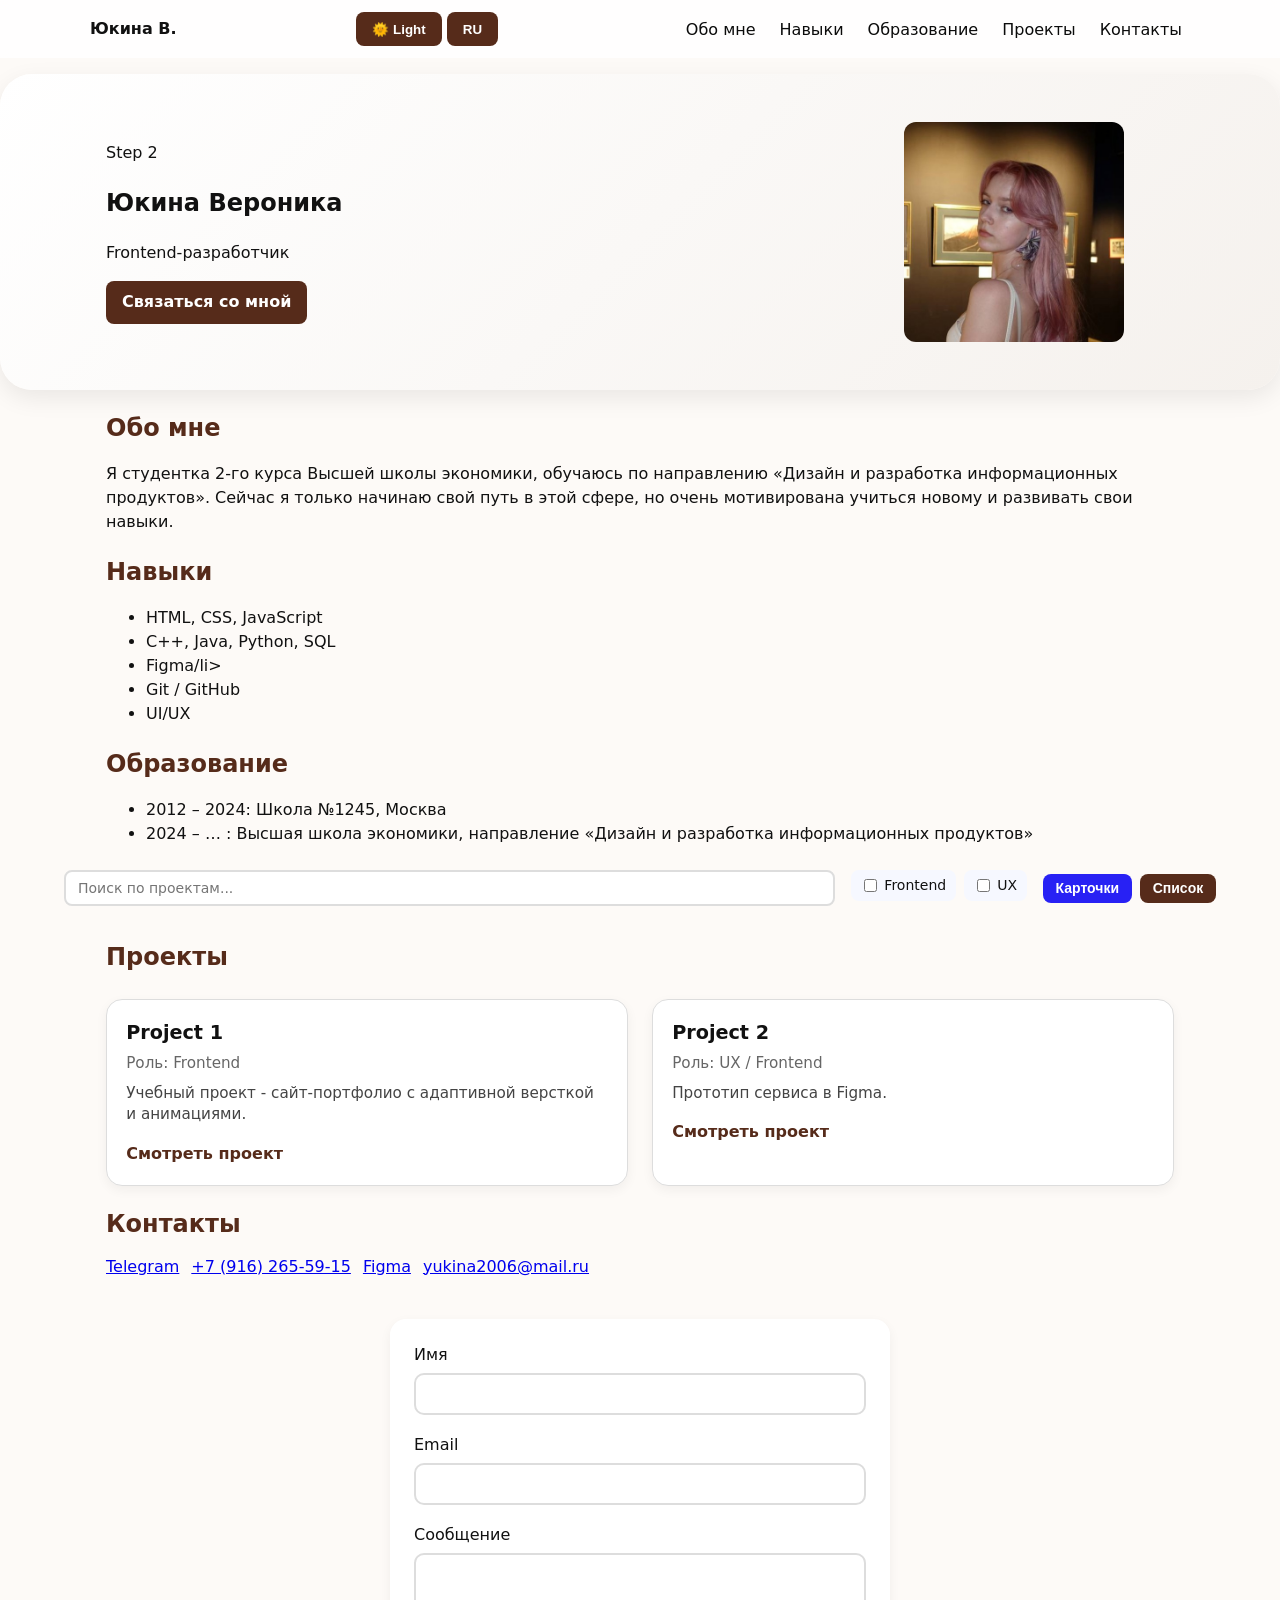
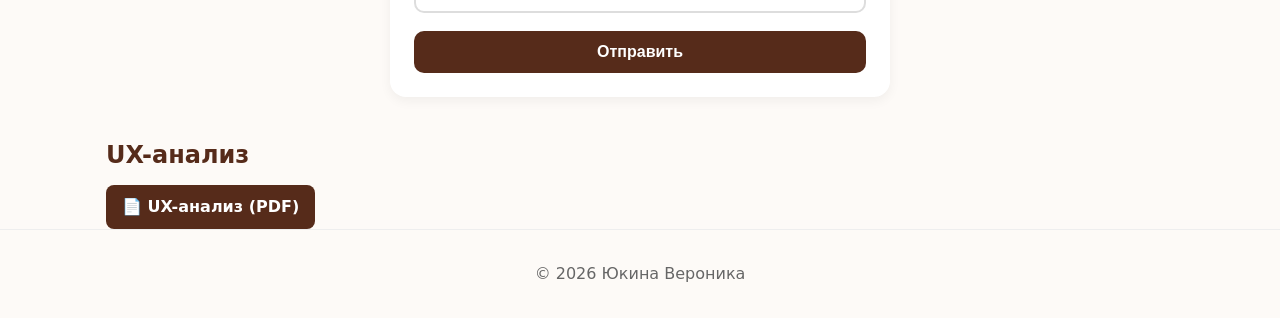
<file: index.html>
<!doctype html>
<html lang="ru">

<head>
    <meta charset="utf-8">
    <meta name="viewport" content="width=device-width,initial-scale=1">
    <title>Юкина Вероника — Frontend-разработчик</title>
    <meta name="description" content="Резюме Юкиной Вероники — проекты, навыки, образование и контакты.">
    <link rel="stylesheet" href="styles.css">
</head>

<body>

    <div class="sakura"></div>

    <header class="header fade-in-up">
        <div class="progress-bar" id="progress-bar"></div>
        <div class="container header__inner">
            <a class="header__logo" href="#hero">Юкина&nbsp;В.</a>
            <div class="personalization">
                <button id="theme-toggle" class="btn small" aria-pressed="false" role="switch">🌞 Тема</button>
                <button id="lang-toggle" class="btn small" aria-pressed="false" role="switch">RU</button>
            </div>

            <nav class="header__nav" aria-label="Главное меню">
                <ul class="header__list">
                    <li><a href="#about" class="header__link header__link--about">Обо мне</a></li>
                    <li><a href="#skills" class="header__link header__link--skills">Навыки</a></li>
                    <li><a href="#education" class="header__link header__link--education">Образование</a></li>
                    <li><a href="#projects" class="header__link header__link--projects">Проекты</a></li>
                    <li><a href="#contacts" class="header__link header__link--contacts">Контакты</a></li>
                </ul>
            </nav>
        </div>
    </header>

    <main>
        <section id="hero" class="hero fade-in-up">
            <div class="container hero__inner">
                <div class="hero__info">
                    <span class="header__step">Step 2</span>
                    <h1 class="hero__title" data-i18n="hero-name">Юкина Вероника</h1>
                    <p class="hero__subtitle" data-i18n="hero-role">Frontend-разработчик</p>
                    <a class="btn hero__cta" href="#contacts" data-i18n="hero-contact">Связаться со мной</a>
                </div>
                <div class="hero__photo">
                    <img src="img/IMG_5174.JPG" alt="Фото Юкиной Вероники" class="hero__img">
                </div>
            </div>
        </section>

        <section id="about" class="about fade-in-up">
            <div class="container">
                <h2 class="section__title" data-i18n="about-title">Обо мне</h2>
                <p data-i18n="about-text">
                    Я студентка 2-го курса Высшей школы экономики, обучаюсь по направлению «Дизайн и разработка
                    информационных продуктов».
                    Сейчас я только начинаю свой путь в этой сфере, но очень мотивирована учиться новому и развивать
                    свои навыки.
                    Главная цель — создавать интересные цифровые продукты и развиваться так, чтобы моя работа приносила
                    профессиональное удовлетворение и хороший доход.
                </p>
            </div>
        </section>

        <section id="skills" class="skills fade-in-up">
            <div class="container">
                <h2 class="section__title" data-i18n="skills-title">Навыки</h2>
                <ul class="skills__list" data-i18n-list="skills-list">
                    <li>HTML, CSS, JavaScript</li>
                    <li>C++, Java, Python, SQL</li>
                    <li>Figma/li>
                    <li>Git / GitHub</li>
                    <li>UI/UX</li>
                </ul>
            </div>
        </section>

        <section id="education" class="education fade-in-up">
            <div class="container">
                <h2 class="section__title" data-i18n="education-title">Образование</h2>
                <ul class="education__list">
                    <li data-i18n="school-item"><strong>2012 – 2024:</strong> Школа №1245, Москва</li>
                    <li data-i18n="university-item"><strong>2024 – … :</strong> Высшая школа экономики, направление
                        «Дизайн и разработка информационных продуктов»</li>
                </ul>
            </div>
        </section>

        <section id="projects" class="projects fade-in-up">
            <div class="projects-controls">
                <input type="text" id="project-search" placeholder="Поиск по проектам..."
                    data-i18n-placeholder="search-placeholder">

                <div class="filters">
                    <label><input type="checkbox" value="Frontend"> Frontend</label>
                    <label><input type="checkbox" value="UX"> UX</label>
                </div>

                <div class="view-toggle">
                    <button id="grid-view" class="btn active" data-i18n="view-grid">Карточки</button>
                    <button id="list-view" class="btn" data-i18n="view-list">Список</button>
                </div>
            </div>

            <div class="container">
                <h2 class="section__title" data-i18n="projects-title">Проекты</h2>
                <div class="projects__list">
                    <article class="project fade-in-up">
                        <h3 class="project__title">Project 1</h3>
                        <p class="project__role" data-i18n="project1-role">Роль: Frontend</p>
                        <p class="project__desc" data-i18n="project1-desc">Учебный проект - сайт-портфолио с адаптивной
                            версткой и анимациями.</p>
                        <a class="project__link"
                            href="https://gitlab.education.tbank.ru/hse-frontend-common-autumn-2025/Students/vviukina/Homeworks/seminar-2-homework/-/commit/38b6201a15e6b8ad97566291e2e0e17897dda195"
                            target="_blank" rel="noopener" data-i18n="view-project">Смотреть проект</a>
                    </article>

                    <article class="project fade-in-up">
                        <h3 class="project__title">Project 2</h3>
                        <p class="project__role" data-i18n="project2-role">Роль: UX / Frontend</p>
                        <p class="project__desc" data-i18n="project2-desc">Прототип сервиса в Figma.</p>
                        <a class="project__link"
                            href="https://gitlab.education.tbank.ru/hse-frontend-common-autumn-2025/Students/vviukina/Homeworks/seminar-1-homework/-/commit/b33072e405f5ae4c28f6869002a7733e3a712c03"
                            target="_blank" rel="noopener" data-i18n="view-project">Смотреть проект</a>
                    </article>
                </div>
                <div class="no-results" data-i18n="no-results" style="display: none;">Нет проектов, соответствующих
                    запросу.</div>
            </div>
        </section>

        <section id="contacts" class="contacts fade-in-up">
            <div class="container">
                <h2 class="section__title" data-i18n="contacts-title">Контакты</h2>
                <ul class="contacts__list">
                    <li><a href="https://t.me/lattec9okue" target="_blank" rel="noopener">Telegram</a></li>
                    <li><a href="tel:+79162655915">+7 (916) 265-59-15</a></li>
                    <li><a href="https://figma.com/@vviukina" target="_blank" rel="noopener">Figma</a></li>
                    <li><a href="mailto:yukina2006@mail.ru">yukina2006@mail.ru</a></li>
                </ul>

                <form id="feedback-form" action="https://formspree.io/f/meorrwrp" method="POST">
                    <div class="form-group">
                        <label for="name" data-i18n="form-name">Имя</label>
                        <input type="text" id="name" name="name" required>
                    </div>

                    <div class="form-group">
                        <label for="email" data-i18n="form-email">Email</label>
                        <input type="email" id="email" name="email" required>
                    </div>

                    <div class="form-group">
                        <label for="message" data-i18n="form-message">Сообщение</label>
                        <textarea id="message" name="message" required></textarea>
                    </div>

                    <button type="submit" data-i18n="form-submit">Отправить</button>
                </form>

                <div id="success-message" aria-live="polite" data-i18n="form-success" style="display:none;">
                    Сообщение успешно отправлено!
                </div>
            </div>
        </section>
    </main>

    <section id="ux-analysis" class="ux fade-in-up">
        <div class="container">
            <h2 class="section__title" data-i18n="ux-title">UX-анализ</h2>
            <a href="docs/ux-analysis.pdf" target="_blank" class="btn" data-i18n="ux-button">📄 UX-анализ (PDF)</a>
        </div>
    </section>

    <footer class="footer fade-in-up">
        <div class="container">
            <p>© <span id="year"></span> <span data-i18n="footer-name">Юкина Вероника</span></p>
        </div>
    </footer>

    <script src="script.js"></script>
</body>

</html>
</file>
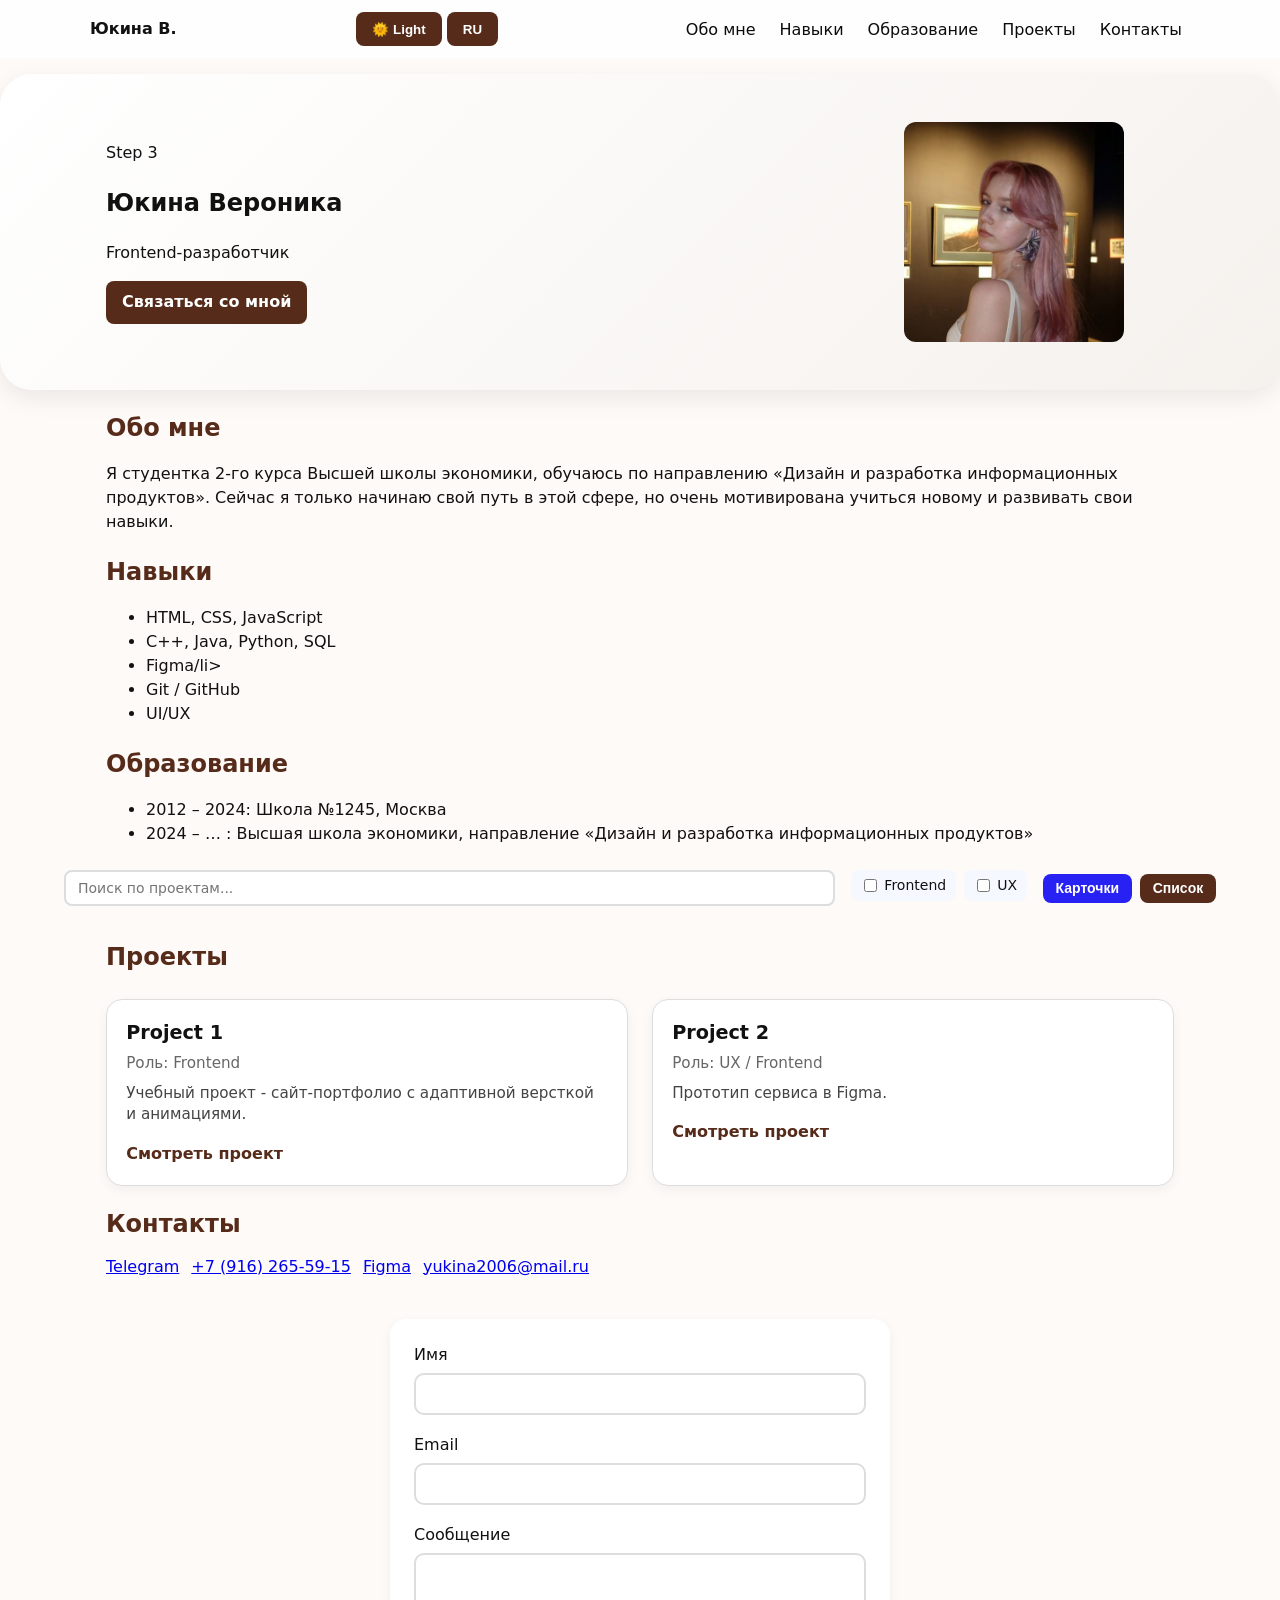
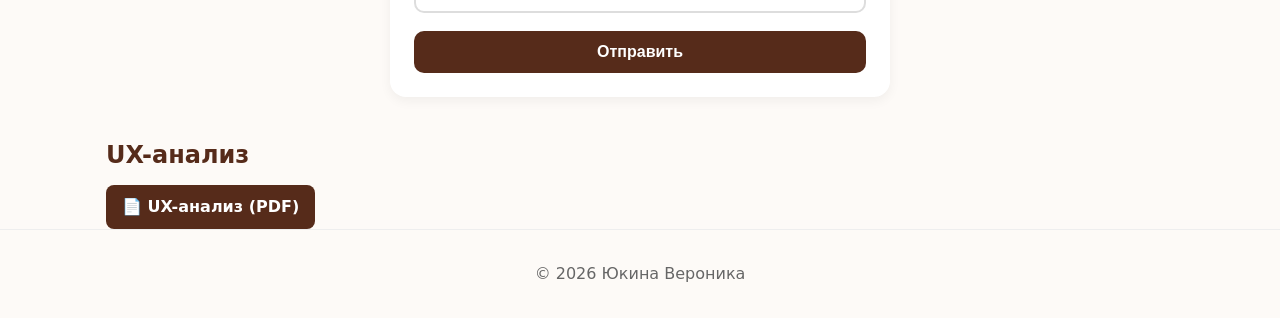
<file: docs/index.html>
<!doctype html>
<html lang="ru">

<head>
    <meta charset="utf-8">
    <meta name="viewport" content="width=device-width,initial-scale=1">
    <title>Юкина Вероника — Frontend-разработчик</title>
    <meta name="description" content="Резюме Юкиной Вероники — проекты, навыки, образование и контакты.">
    <link rel="stylesheet" href="styles.css">
</head>

<body>

    <div class="sakura"></div>

    <header class="header fade-in-up">
        <div class="progress-bar" id="progress-bar"></div>
        <div class="container header__inner">
            <a class="header__logo" href="#hero">Юкина&nbsp;В.</a>
            <div class="personalization">
                <button id="theme-toggle" class="btn small" aria-pressed="false" role="switch">🌞 Тема</button>
                <button id="lang-toggle" class="btn small" aria-pressed="false" role="switch">RU</button>
            </div>

            <nav class="header__nav" aria-label="Главное меню">
                <ul class="header__list">
                    <li><a href="#about" class="header__link header__link--about">Обо мне</a></li>
                    <li><a href="#skills" class="header__link header__link--skills">Навыки</a></li>
                    <li><a href="#education" class="header__link header__link--education">Образование</a></li>
                    <li><a href="#projects" class="header__link header__link--projects">Проекты</a></li>
                    <li><a href="#contacts" class="header__link header__link--contacts">Контакты</a></li>
                </ul>
            </nav>
        </div>
    </header>

    <main>
        <section id="hero" class="hero fade-in-up">
            <div class="container hero__inner">
                <div class="hero__info">
                    <span class="header__step">Step 3</span>
                    <h1 class="hero__title" data-i18n="hero-name">Юкина Вероника</h1>
                    <p class="hero__subtitle" data-i18n="hero-role">Frontend-разработчик</p>
                    <a class="btn hero__cta" href="#contacts" data-i18n="hero-contact">Связаться со мной</a>
                </div>
                <div class="hero__photo">
                    <img src="img/IMG_5174.JPG" alt="Фото Юкиной Вероники" class="hero__img">
                </div>
            </div>
        </section>

        <section id="about" class="about fade-in-up">
            <div class="container">
                <h2 class="section__title" data-i18n="about-title">Обо мне</h2>
                <p data-i18n="about-text">
                    Я студентка 2-го курса Высшей школы экономики, обучаюсь по направлению «Дизайн и разработка
                    информационных продуктов».
                    Сейчас я только начинаю свой путь в этой сфере, но очень мотивирована учиться новому и развивать
                    свои навыки.
                    Главная цель — создавать интересные цифровые продукты и развиваться так, чтобы моя работа приносила
                    профессиональное удовлетворение и хороший доход.
                </p>
            </div>
        </section>

        <section id="skills" class="skills fade-in-up">
            <div class="container">
                <h2 class="section__title" data-i18n="skills-title">Навыки</h2>
                <ul class="skills__list" data-i18n-list="skills-list">
                    <li>HTML, CSS, JavaScript</li>
                    <li>C++, Java, Python, SQL</li>
                    <li>Figma/li>
                    <li>Git / GitHub</li>
                    <li>UI/UX</li>
                </ul>
            </div>
        </section>

        <section id="education" class="education fade-in-up">
            <div class="container">
                <h2 class="section__title" data-i18n="education-title">Образование</h2>
                <ul class="education__list">
                    <li data-i18n="school-item"><strong>2012 – 2024:</strong> Школа №1245, Москва</li>
                    <li data-i18n="university-item"><strong>2024 – … :</strong> Высшая школа экономики, направление
                        «Дизайн и разработка информационных продуктов»</li>
                </ul>
            </div>
        </section>

        <section id="projects" class="projects fade-in-up">
            <div class="projects-controls">
                <input type="text" id="project-search" placeholder="Поиск по проектам..."
                    data-i18n-placeholder="search-placeholder">

                <div class="filters">
                    <label><input type="checkbox" value="Frontend"> Frontend</label>
                    <label><input type="checkbox" value="UX"> UX</label>
                </div>

                <div class="view-toggle">
                    <button id="grid-view" class="btn active" data-i18n="view-grid">Карточки</button>
                    <button id="list-view" class="btn" data-i18n="view-list">Список</button>
                </div>
            </div>

            <div class="container">
                <h2 class="section__title" data-i18n="projects-title">Проекты</h2>
                <div class="projects__list">
                    <article class="project fade-in-up">
                        <h3 class="project__title">Project 1</h3>
                        <p class="project__role" data-i18n="project1-role">Роль: Frontend</p>
                        <p class="project__desc" data-i18n="project1-desc">Учебный проект - сайт-портфолио с адаптивной
                            версткой и анимациями.</p>
                        <a class="project__link"
                            href="https://gitlab.education.tbank.ru/hse-frontend-common-autumn-2025/Students/vviukina/Homeworks/seminar-2-homework/-/commit/38b6201a15e6b8ad97566291e2e0e17897dda195"
                            target="_blank" rel="noopener" data-i18n="view-project">Смотреть проект</a>
                    </article>

                    <article class="project fade-in-up">
                        <h3 class="project__title">Project 2</h3>
                        <p class="project__role" data-i18n="project2-role">Роль: UX / Frontend</p>
                        <p class="project__desc" data-i18n="project2-desc">Прототип сервиса в Figma.</p>
                        <a class="project__link"
                            href="https://gitlab.education.tbank.ru/hse-frontend-common-autumn-2025/Students/vviukina/Homeworks/seminar-1-homework/-/commit/b33072e405f5ae4c28f6869002a7733e3a712c03"
                            target="_blank" rel="noopener" data-i18n="view-project">Смотреть проект</a>
                    </article>
                </div>
                <div class="no-results" data-i18n="no-results" style="display: none;">Нет проектов, соответствующих
                    запросу.</div>
            </div>
        </section>

        <section id="contacts" class="contacts fade-in-up">
            <div class="container">
                <h2 class="section__title" data-i18n="contacts-title">Контакты</h2>
                <ul class="contacts__list">
                    <li><a href="https://t.me/lattec9okue" target="_blank" rel="noopener">Telegram</a></li>
                    <li><a href="tel:+79162655915">+7 (916) 265-59-15</a></li>
                    <li><a href="https://figma.com/@vviukina" target="_blank" rel="noopener">Figma</a></li>
                    <li><a href="mailto:yukina2006@mail.ru">yukina2006@mail.ru</a></li>
                </ul>

                <form id="feedback-form" action="https://formspree.io/f/meorrwrp" method="POST">
                    <div class="form-group">
                        <label for="name" data-i18n="form-name">Имя</label>
                        <input type="text" id="name" name="name" required>
                    </div>

                    <div class="form-group">
                        <label for="email" data-i18n="form-email">Email</label>
                        <input type="email" id="email" name="email" required>
                    </div>

                    <div class="form-group">
                        <label for="message" data-i18n="form-message">Сообщение</label>
                        <textarea id="message" name="message" required></textarea>
                    </div>

                    <button type="submit" data-i18n="form-submit">Отправить</button>
                </form>

                <div id="success-message" aria-live="polite" data-i18n="form-success" style="display:none;">
                    Сообщение успешно отправлено!
                </div>
            </div>
        </section>
    </main>

    <section id="ux-analysis" class="ux fade-in-up">
        <div class="container">
            <h2 class="section__title" data-i18n="ux-title">UX-анализ</h2>
            <a href="docs/ux-analysis.pdf" target="_blank" class="btn" data-i18n="ux-button">📄 UX-анализ (PDF)</a>
        </div>
    </section>

    <footer class="footer fade-in-up">
        <div class="container">
            <p>© <span id="year"></span> <span data-i18n="footer-name">Юкина Вероника</span></p>
        </div>
    </footer>

    <script src="script.js"></script>
</body>

</html>
</file>
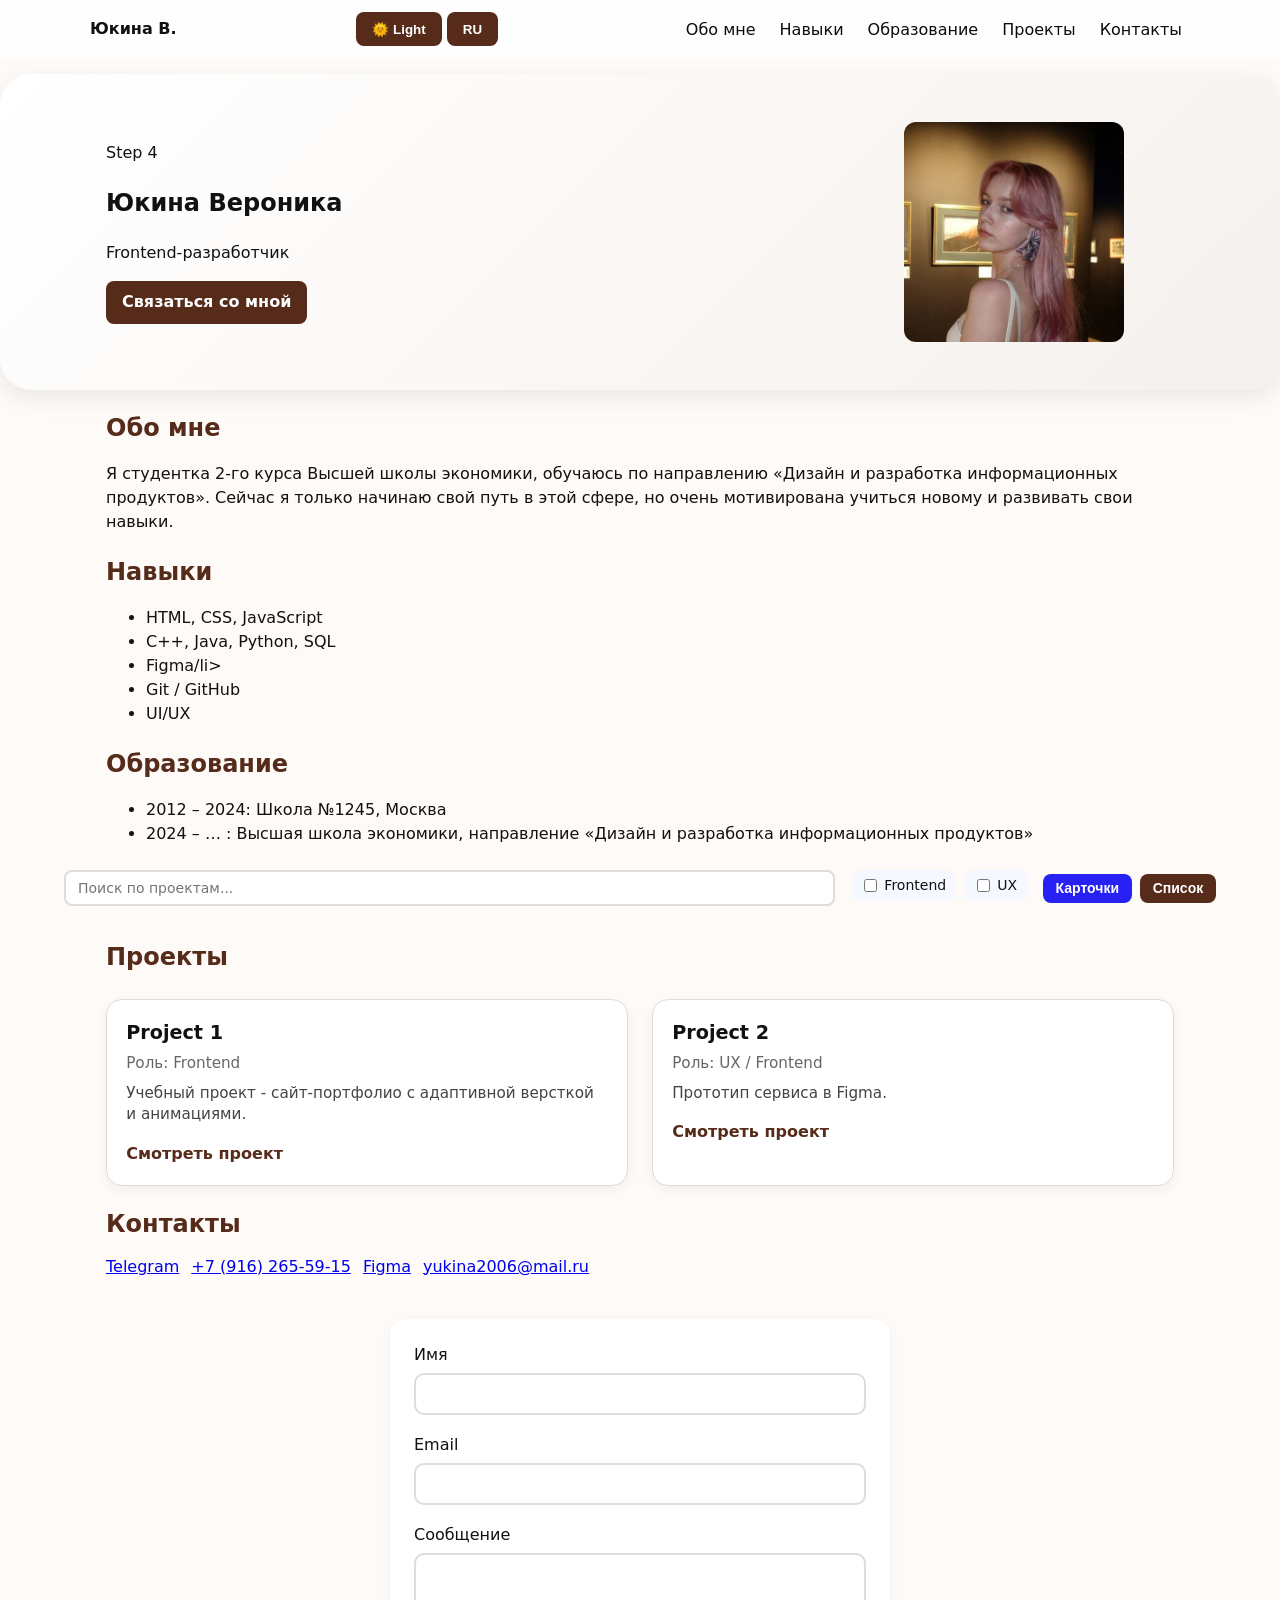
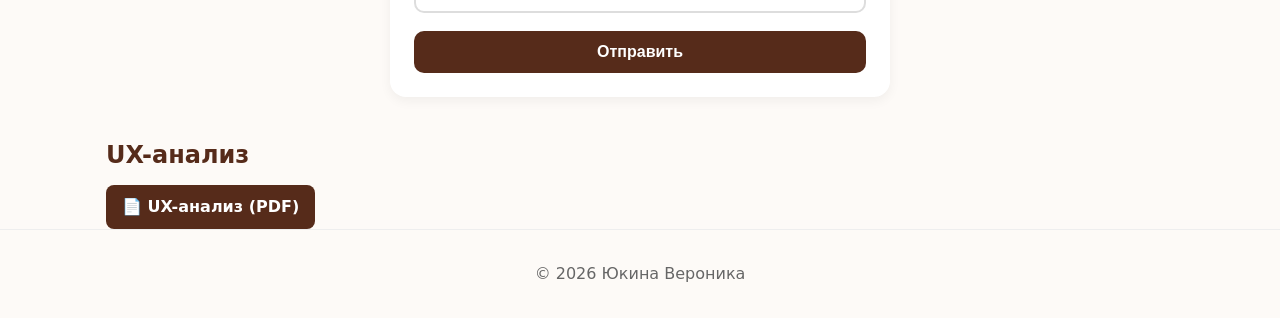
<file: src/index.html>
<!doctype html>
<html lang="ru">

<head>
    <meta charset="utf-8">
    <meta name="viewport" content="width=device-width,initial-scale=1">
    <title>Юкина Вероника — Frontend-разработчик</title>
    <meta name="description" content="Резюме Юкиной Вероники — проекты, навыки, образование и контакты.">
    <link rel="stylesheet" href="styles.css">
</head>

<body>

    <div class="sakura"></div>

    <header class="header fade-in-up">
        <div class="progress-bar" id="progress-bar"></div>
        <div class="container header__inner">
            <a class="header__logo" href="#hero">Юкина&nbsp;В.</a>
            <div class="personalization">
                <button id="theme-toggle" class="btn small" aria-pressed="false" role="switch">🌞 Тема</button>
                <button id="lang-toggle" class="btn small" aria-pressed="false" role="switch">RU</button>
            </div>

            <nav class="header__nav" aria-label="Главное меню">
                <ul class="header__list">
                    <li><a href="#about" class="header__link header__link--about">Обо мне</a></li>
                    <li><a href="#skills" class="header__link header__link--skills">Навыки</a></li>
                    <li><a href="#education" class="header__link header__link--education">Образование</a></li>
                    <li><a href="#projects" class="header__link header__link--projects">Проекты</a></li>
                    <li><a href="#contacts" class="header__link header__link--contacts">Контакты</a></li>
                </ul>
            </nav>
        </div>
    </header>

    <main>
        <section id="hero" class="hero fade-in-up">
            <div class="container hero__inner">
                <div class="hero__info">
                    <span class="header__step">Step 4</span>
                    <h1 class="hero__title" data-i18n="hero-name">Юкина Вероника</h1>
                    <p class="hero__subtitle" data-i18n="hero-role">Frontend-разработчик</p>
                    <a class="btn hero__cta" href="#contacts" data-i18n="hero-contact">Связаться со мной</a>
                </div>
                <div class="hero__photo">
                    <img src="img/IMG_5174.JPG" alt="Фото Юкиной Вероники" class="hero__img">
                </div>
            </div>
        </section>

        <section id="about" class="about fade-in-up">
            <div class="container">
                <h2 class="section__title" data-i18n="about-title">Обо мне</h2>
                <p data-i18n="about-text">
                    Я студентка 2-го курса Высшей школы экономики, обучаюсь по направлению «Дизайн и разработка
                    информационных продуктов» .
                    Сейчас только начинаю свой путь в этой сфере, но я очень мотивирована учиться новому и развивать
                    свои навыки.
                    Главная цель — создавать интересные цифровые продукты и развиваться так, чтобы моя работа приносила
                    профессиональное удовлетворение и хороший доход.
                </p>
            </div>
        </section>

        <section id="skills" class="skills fade-in-up">
            <div class="container">
                <h2 class="section__title" data-i18n="skills-title">Навыки</h2>
                <ul class="skills__list" data-i18n-list="skills-list">
                    <li>HTML, CSS, JavaScript</li>
                    <li>C++, Java, Python, SQL</li>
                    <li>Figma/li>
                    <li>Git / GitHub</li>
                    <li>UI/UX</li>
                </ul>
            </div>
        </section>

        <section id="education" class="education fade-in-up">
            <div class="container">
                <h2 class="section__title" data-i18n="education-title">Образование</h2>
                <ul class="education__list">
                    <li data-i18n="school-item"><strong>2012 – 2024:</strong> Школа №1245, Москва</li>
                    <li data-i18n="university-item"><strong>2024 – … :</strong> Высшая школа экономики, направление
                        «Дизайн и разработка информационных продуктов»</li>
                </ul>
            </div>
        </section>

        <section id="projects" class="projects fade-in-up">
            <div class="projects-controls">
                <input type="text" id="project-search" placeholder="Поиск по проектам..."
                    data-i18n-placeholder="search-placeholder">

                <div class="filters">
                    <label><input type="checkbox" value="Frontend"> Frontend</label>
                    <label><input type="checkbox" value="UX"> UX</label>
                </div>

                <div class="view-toggle">
                    <button id="grid-view" class="btn active" data-i18n="view-grid">Карточки</button>
                    <button id="list-view" class="btn" data-i18n="view-list">Список</button>
                </div>
            </div>

            <div class="container">
                <h2 class="section__title" data-i18n="projects-title">Проекты</h2>
                <div class="projects__list">
                    <article class="project fade-in-up">
                        <h3 class="project__title">Project 1</h3>
                        <p class="project__role" data-i18n="project1-role">Роль: Frontend</p>
                        <p class="project__desc" data-i18n="project1-desc">Учебный проект - сайт-портфолио с адаптивной
                            версткой и анимациями.</p>
                        <a class="project__link"
                            href="https://gitlab.education.tbank.ru/hse-frontend-common-autumn-2025/Students/vviukina/Homeworks/seminar-2-homework/-/commit/38b6201a15e6b8ad97566291e2e0e17897dda195"
                            target="_blank" rel="noopener" data-i18n="view-project">Смотреть проект</a>
                    </article>

                    <article class="project fade-in-up">
                        <h3 class="project__title">Project 2</h3>
                        <p class="project__role" data-i18n="project2-role">Роль: UX / Frontend</p>
                        <p class="project__desc" data-i18n="project2-desc">Прототип сервиса в Figma.</p>
                        <a class="project__link"
                            href="https://gitlab.education.tbank.ru/hse-frontend-common-autumn-2025/Students/vviukina/Homeworks/seminar-1-homework/-/commit/b33072e405f5ae4c28f6869002a7733e3a712c03"
                            target="_blank" rel="noopener" data-i18n="view-project">Смотреть проект</a>
                    </article>
                </div>
                <div class="no-results" data-i18n="no-results" style="display: none;">Нет проектов, соответствующих
                    запросу.</div>
            </div>
        </section>

        <section id="contacts" class="contacts fade-in-up">
            <div class="container">
                <h2 class="section__title" data-i18n="contacts-title">Контакты</h2>
                <ul class="contacts__list">
                    <li><a href="https://t.me/lattec9okue" target="_blank" rel="noopener">Telegram</a></li>
                    <li><a href="tel:+79162655915">+7 (916) 265-59-15</a></li>
                    <li><a href="https://figma.com/@vviukina" target="_blank" rel="noopener">Figma</a></li>
                    <li><a href="mailto:yukina2006@mail.ru">yukina2006@mail.ru</a></li>
                </ul>

                <form id="feedback-form" action="https://formspree.io/f/meorrwrp" method="POST">
                    <div class="form-group">
                        <label for="name" data-i18n="form-name">Имя</label>
                        <input type="text" id="name" name="name" required>
                    </div>

                    <div class="form-group">
                        <label for="email" data-i18n="form-email">Email</label>
                        <input type="email" id="email" name="email" required>
                    </div>

                    <div class="form-group">
                        <label for="message" data-i18n="form-message">Сообщение</label>
                        <textarea id="message" name="message" required></textarea>
                    </div>

                    <button type="submit" data-i18n="form-submit">Отправить</button>
                </form>

                <div id="success-message" aria-live="polite" data-i18n="form-success" style="display:none;">
                    Сообщение успешно отправлено!
                </div>
            </div>
        </section>
    </main>

    <section id="ux-analysis" class="ux fade-in-up">
        <div class="container">
            <h2 class="section__title" data-i18n="ux-title">UX-анализ</h2>
            <a href="docs/ux-analysis.pdf" target="_blank" class="btn" data-i18n="ux-button">📄 UX-анализ (PDF)</a>
        </div>
    </section>

    <footer class="footer fade-in-up">
        <div class="container">
            <p>© <span id="year"></span> <span data-i18n="footer-name">Юкина Вероника</span></p>
        </div>
    </footer>

    <script src="script.js"></script>
</body>

</html>
</file>
<file: styles.css>
/* Сброс / базовые стили */
*,
*::before,
*::after {
    box-sizing: border-box;
}

html {
    font-family: system-ui, -apple-system, "Segoe UI", Roboto, "Helvetica Neue", Arial;
    font-size: 16px;
}

/* Светлая тема */
:root {
    --bg-color: #fdfaf7;
    --text-color: #111;
    --card-bg: #ffffff;
    --header-bg: #ffffffcc;
    --link-color: #0b0b0b;
    --link-hover: #ebe2d1;
    --accent: #562B1A;
    --accent-hover: #2821f4;
    --border-color: #ddd;
    --input-bg: #fff;

    /* Дополнительные */
    --muted-text: #666;
    --subtext: #444;
    --focus-border: #f8a5c2;
    --focus-shadow: rgba(248, 165, 194, 0.2);
    --success-bg: #d4edda;
    --success-text: #155724;
    --success-border: #c3e6cb;
    --error-bg: #fdecea;
    --error-text: #e74c3c;
    --error-border: #e74c3c;
    --footer-border: #eee;
    --footer-text: #666;
    --light-bg: #f6f8ff;
    --light-hover: #e0e7ff;
    --hero-gradient: #f5f1ed;
    --shadow-light: rgba(0, 0, 0, 0.05);
    --shadow-medium: rgba(0, 0, 0, 0.08);
    --shadow-hover: rgba(0, 0, 0, 0.1);
}

/* Тёмная тема  */
html[data-theme="dark"] {
    --bg-color: #2a1f1a;
    --text-color: #f3e9dc;
    --card-bg: #3a2b24;
    --header-bg: #3a2b24cc;
    --link-color: #f5ddc5;
    --link-hover: #5a3c2f;
    --accent: #d8a35d;
    --accent-hover: #ffffff;
    --border-color: #5a463c;
    --input-bg: #45352f;

    --muted-text: #c8b7a6;
    --subtext: #d9cfc4;
    --focus-border: #e0b97a;
    --focus-shadow: rgba(216, 163, 93, 0.25);
    --success-bg: #3b4a3e;
    --success-text: #d8f3dc;
    --success-border: #567b5b;
    --error-bg: #4a2f2f;
    --error-text: #f4cccc;
    --error-border: #c26161;
    --footer-border: #5a463c;
    --footer-text: #bfae9f;
    --light-bg: #4a3a33;
    --light-hover: #5a463c;
    --hero-gradient: #4a3a33;
    --shadow-light: rgba(0, 0, 0, 0.3);
    --shadow-medium: rgba(0, 0, 0, 0.4);
    --shadow-hover: rgba(0, 0, 0, 0.5);
}

/* применяем переменные */
body {
    background: var(--bg-color);
    color: var(--text-color);
}

.project,
.contacts__link,
#feedback-form {
    background: var(--card-bg);
}

.btn {
    background: var(--accent);
}

body {
    margin: 0;
    line-height: 1.5;
    -webkit-font-smoothing: antialiased;
    -moz-osx-font-smoothing: grayscale;
}

/* Контейнер */
.container {
    width: 100%;
    max-width: 1100px;
    padding: 0 1rem;
    margin: 0 auto;
}

/* Кнопки */
.btn {
    display: inline-block;
    padding: 0.6rem 1rem;
    border: none;
    border-radius: 8px;
    text-decoration: none;
    background: var(--accent);
    color: var(--input-bg);
    font-weight: 600;
    transition: transform 0.2s ease, background 0.3s ease;
}

.btn:hover {
    transform: scale(1.05);
    background: var(--accent-hover);
}

/* Хедер */
.header {
    background: var(--header-bg);
    position: sticky;
    top: 0;
    z-index: 10;
    backdrop-filter: blur(6px);
}

.header__inner {
    display: flex;
    align-items: center;
    justify-content: space-between;
    gap: 1rem;
    padding: 0.75rem 0;
}

.header__logo {
    font-weight: 700;
    text-decoration: none;
    color: inherit;
}

.header__list {
    list-style: none;
    display: flex;
    gap: 0.5rem;
    margin: 0;
    padding: 0;
}

.header__link {
    text-decoration: none;
    color: var(--link-color);
    padding: 0.35rem 0.5rem;
    border-radius: 6px;
    transition: background 0.3s;
}

.header__link:hover {
    background: var(--link-hover);
}

.progress-bar {
    position: fixed;
    top: 0;
    left: 0;
    height: 4px;
    width: 0%;
    background: var(--accent-color, #ff7b7b);
    transition: width 0.1s ease-out;
    z-index: 1000;
}

/* Для тёмной темы */
[data-theme="dark"] .progress-bar {
    background: var(--accent-color, #ffa0a0);
}

/* Адаптив для маленьких экранов */
@media (max-width: 600px) {
    .header__list {
        flex-wrap: wrap;
        justify-content: center;
    }
}

/* Hero */
.hero {
    padding: 3rem 1rem;
    background: linear-gradient(135deg, var(--card-bg), var(--hero-gradient));
    border-radius: 32px;
    margin: 1rem 0;
    box-shadow: 0 8px 25px var(--shadow-medium);
    display: grid;
    place-items: center;
}

.hero__inner {
    display: grid;
    gap: 1.5rem;
    align-items: center;
    grid-template-columns: 1fr;
}

.hero__photo {
    justify-self: center;
    max-width: 220px;
    transition: transform 0.3s ease, box-shadow 0.3s ease;
}

.hero__photo:hover {
    transform: scale(1.05);
    box-shadow: 0 10px 25px var(--shadow-hover);
}

.hero__img {
    display: block;
    width: 100%;
    height: auto;
    border-radius: 12px;
    object-fit: cover;
}

/* Заголовки секций */
.section__title {
    font-size: 1.5rem;
    margin-bottom: 0.8rem;
    color: var(--accent);
}

/* Панель управления проектами */
.projects-controls {
    display: flex;
    flex-wrap: wrap;
    gap: 1rem;
    align-items: center;
    justify-content: space-between;
    margin-bottom: 1.5rem;
    padding: 0.5rem 0;
    margin-left: 4rem;
    margin-right: 4rem;
}

.projects-controls input[type="text"] {
    flex: 1;
    padding: 0.5rem 0.75rem;
    border: 2px solid var(--border-color);
    border-radius: 8px;
    font-size: 14px;
    transition: border-color 0.2s, box-shadow 0.2s;
}

.projects-controls input[type="text"]:focus {
    border-color: var(--focus-border);
    outline: none;
    box-shadow: 0 0 0 3px var(--focus-shadow);
}

.filters {
    display: flex;
    gap: 0.5rem;
    flex-wrap: wrap;
}

.filters label {
    display: flex;
    align-items: center;
    gap: 0.25rem;
    font-size: 14px;
    background: var(--light-bg);
    padding: 0.3rem 0.6rem;
    border-radius: 8px;
    cursor: pointer;
    transition: background 0.2s;
}

.filters input[type="checkbox"] {
    accent-color: var(--accent);
}

.filters label:hover {
    background: var(--link-hover);
}

.view-toggle {
    display: flex;
    gap: 0.5rem;
}

.view-toggle .btn {
    border: none;
    padding: 0.4rem 0.8rem;
    font-size: 14px;
}

.view-toggle .btn.active {
    border: none;
    background: var(--accent-hover);
    color: var(--input-bg);
}

/* Проекты */
.projects__list.grid-view {
    display: grid;
    grid-template-columns: repeat(auto-fit, minmax(280px, 1fr));
    gap: 1.5rem;
}

.projects__list.list-view {
    display: flex;
    flex-direction: column;
    gap: 1rem;
}

.projects__list.list-view .project {
    width: 100%;
    margin: 0;
}

.projects__list {
    display: grid;
    gap: 1.5rem;
    grid-template-columns: 1fr;
    margin-top: 1.5rem;
}

.project {
    border: 1px solid var(--border-color);
    border-radius: 16px;
    padding: 1.2rem;
    background: var(--input-bg);
    box-shadow: 0 4px 12px var(--shadow-light);
    transition: transform 0.25s ease, box-shadow 0.25s ease, opacity 0.6s ease;
    opacity: 0;
    transform: translateY(15px);
}

.project:hover {
    transform: translateY(-5px);
    box-shadow: 0 8px 20px var(--shadow-hover);
}

.project__title {
    margin: 0 0 0.3rem;
    font-size: 1.2rem;
    font-weight: 600;
}

.project__role {
    margin: 0 0 0.5rem;
    color: var(--muted-text);
    font-size: 0.95rem;
}

.project__desc {
    margin: 0.5rem 0;
    color: var(--subtext);
    font-size: 0.95rem;
    line-height: 1.4;
}

.project__link {
    display: inline-block;
    margin-top: 0.5rem;
    font-weight: 600;
    color: var(--accent);
    text-decoration: none;
    transition: color 0.3s;
}

.project__link:hover {
    color: var(--accent-hover);
}

/* Контакты */
.contacts__list {
    list-style: none;
    margin: 0;
    padding: 0;
    display: flex;
    flex-direction: column;
    gap: 0.5rem;
}

.contacts__link {
    text-decoration: none;
    padding: 0.45rem 0.6rem;
    border-radius: 8px;
    display: inline-block;
    background: var(--light-bg);
    color: var(--link-color);
    transition: background 0.3s;
}

.contacts__link:hover {
    background: var(--light-hover);
}

/* Форма обратной связи */
#feedback-form {
    max-width: 500px;
    margin: 40px auto;
    padding: 24px;
    background: var(--input-bg);
    border-radius: 16px;
    box-shadow: 0 4px 12px var(--shadow-light);
    backdrop-filter: blur(8px);
    animation: fadeIn 0.6s ease-out;
}

#feedback-form h2 {
    text-align: center;
    margin-bottom: 20px;
    color: var(--text-color);
}

.form-group {
    margin-bottom: 18px;
    display: flex;
    flex-direction: column;
}

label {
    font-weight: 500;
    margin-bottom: 6px;
    color: var(--text-color);
}

input,
textarea {
    padding: 10px 14px;
    border: 2px solid var(--border-color);
    border-radius: 10px;
    font-size: 15px;
    transition: border-color 0.2s, box-shadow 0.2s;
    font-family: inherit;
    resize: none;
    background: var(--input-bg);
    color: var(--text-color);
}

input:focus,
textarea:focus {
    border-color: var(--focus-border);
    outline: none;
    box-shadow: 0 0 0 3px var(--focus-shadow);
}

button[type="submit"] {
    display: inline-block;
    width: 100%;
    padding: 12px 18px;
    border: none;
    border-radius: 10px;
    background-color: var(--accent);
    color: var(--card-bg);
    font-size: 16px;
    font-weight: 600;
    cursor: pointer;
    transition: background 0.3s, transform 0.2s;
}

button[type="submit"]:hover {
    transform: scale(1.02);
    background: var(--accent-hover);
}

button[type="submit"]:active {
    transform: scale(0.98);
}

/* Сообщение об успехе */
#success-message {
    max-width: 500px;
    margin: 20px auto;
    padding: 12px 16px;
    background-color: var(--success-bg);
    color: var(--success-text);
    border-radius: 10px;
    border: 1px solid var(--success-border);
    text-align: center;
    font-weight: 500;
    animation: fadeIn 0.5s ease-in-out;
}

/* Ошибки */
input.error,
textarea.error {
    border-color: var(--error-border);
    background-color: var(--error-bg);
}

.error-message {
    color: var(--error-text);
    font-size: 13px;
    margin-top: 4px;
}

/* Анимация появления */
@keyframes fadeIn {
    from {
        opacity: 0;
        transform: translateY(10px);
    }

    to {
        opacity: 1;
        transform: translateY(0);
    }
}

/* Футер */
.footer {
    border-top: 1px solid var(--footer-border);
    padding: 1rem 0;
    color: var(--footer-text);
    text-align: center;
}

/* Медиа-запросы */
@media (min-width: 780px) {
    .hero__inner {
        grid-template-columns: 1fr 320px;
        gap: 2rem;
        align-items: center;
    }

    .projects__list {
        grid-template-columns: repeat(2, 1fr);
    }

    .contacts__list {
        flex-direction: row;
        flex-wrap: wrap;
        gap: 0.75rem;
    }
}

@media (min-width:1400px) {
    .container {
        max-width: 1400px;
    }

    .hero__inner {
        grid-template-columns: 1fr 420px;
    }

    .hero__title {
        font-size: 2rem;
    }
}

/* Анимации */
@keyframes fadeInUp {
    0% {
        opacity: 0;
        transform: translateY(20px);
    }

    100% {
        opacity: 1;
        transform: translateY(0);
    }
}

.fade-in-up {
    animation: fadeInUp 0.8s ease forwards;
}

/* Последовательная анимация для проектов */
.project:nth-child(1) {
    animation-delay: 0.1s;
}

.project:nth-child(2) {
    animation-delay: 0.2s;
}

.project:nth-child(3) {
    animation-delay: 0.3s;
}

.project:nth-child(4) {
    animation-delay: 0.4s;
}

/* Падающие цветочки */
.sakura {
    position: fixed;
    top: 0;
    left: 0;
    pointer-events: none;
    width: 100%;
    height: 100%;
    overflow: hidden;
    z-index: 0;
}

.sakura span {
    position: absolute;
    top: -50px;
    display: block;
    width: 24px;
    height: 24px;
    background: url('img/flower.png') no-repeat center/contain;
    opacity: 0.8;
    animation: fall linear infinite;
}

@keyframes fall {
    0% {
        transform: translateY(-50px) rotate(0deg);
    }

    100% {
        transform: translateY(110vh) rotate(360deg);
    }
}
</file>
<file: docs/styles.css>
/* Сброс / базовые стили */
*,
*::before,
*::after {
    box-sizing: border-box;
}

html {
    font-family: system-ui, -apple-system, "Segoe UI", Roboto, "Helvetica Neue", Arial;
    font-size: 16px;
}

/* Светлая тема */
:root {
    --bg-color: #fdfaf7;
    --text-color: #111;
    --card-bg: #ffffff;
    --header-bg: #ffffffcc;
    --link-color: #0b0b0b;
    --link-hover: #ebe2d1;
    --accent: #562B1A;
    --accent-hover: #2821f4;
    --border-color: #ddd;
    --input-bg: #fff;

    /* Дополнительные */
    --muted-text: #666;
    --subtext: #444;
    --focus-border: #f8a5c2;
    --focus-shadow: rgba(248, 165, 194, 0.2);
    --success-bg: #d4edda;
    --success-text: #155724;
    --success-border: #c3e6cb;
    --error-bg: #fdecea;
    --error-text: #e74c3c;
    --error-border: #e74c3c;
    --footer-border: #eee;
    --footer-text: #666;
    --light-bg: #f6f8ff;
    --light-hover: #e0e7ff;
    --hero-gradient: #f5f1ed;
    --shadow-light: rgba(0, 0, 0, 0.05);
    --shadow-medium: rgba(0, 0, 0, 0.08);
    --shadow-hover: rgba(0, 0, 0, 0.1);
}

/* Тёмная тема  */
html[data-theme="dark"] {
    --bg-color: #2a1f1a;
    --text-color: #f3e9dc;
    --card-bg: #3a2b24;
    --header-bg: #3a2b24cc;
    --link-color: #f5ddc5;
    --link-hover: #5a3c2f;
    --accent: #d8a35d;
    --accent-hover: #ffffff;
    --border-color: #5a463c;
    --input-bg: #45352f;

    --muted-text: #c8b7a6;
    --subtext: #d9cfc4;
    --focus-border: #e0b97a;
    --focus-shadow: rgba(216, 163, 93, 0.25);
    --success-bg: #3b4a3e;
    --success-text: #d8f3dc;
    --success-border: #567b5b;
    --error-bg: #4a2f2f;
    --error-text: #f4cccc;
    --error-border: #c26161;
    --footer-border: #5a463c;
    --footer-text: #bfae9f;
    --light-bg: #4a3a33;
    --light-hover: #5a463c;
    --hero-gradient: #4a3a33;
    --shadow-light: rgba(0, 0, 0, 0.3);
    --shadow-medium: rgba(0, 0, 0, 0.4);
    --shadow-hover: rgba(0, 0, 0, 0.5);
}

/* применяем переменные */
body {
    background: var(--bg-color);
    color: var(--text-color);
}

.project,
.contacts__link,
#feedback-form {
    background: var(--card-bg);
}

.btn {
    background: var(--accent);
}

body {
    margin: 0;
    line-height: 1.5;
    -webkit-font-smoothing: antialiased;
    -moz-osx-font-smoothing: grayscale;
}

/* Контейнер */
.container {
    width: 100%;
    max-width: 1100px;
    padding: 0 1rem;
    margin: 0 auto;
}

/* Кнопки */
.btn {
    display: inline-block;
    padding: 0.6rem 1rem;
    border: none;
    border-radius: 8px;
    text-decoration: none;
    background: var(--accent);
    color: var(--input-bg);
    font-weight: 600;
    transition: transform 0.2s ease, background 0.3s ease;
}

.btn:hover {
    transform: scale(1.05);
    background: var(--accent-hover);
}

/* Хедер */
.header {
    background: var(--header-bg);
    position: sticky;
    top: 0;
    z-index: 10;
    backdrop-filter: blur(6px);
}

.header__inner {
    display: flex;
    align-items: center;
    justify-content: space-between;
    gap: 1rem;
    padding: 0.75rem 0;
}

.header__logo {
    font-weight: 700;
    text-decoration: none;
    color: inherit;
}

.header__list {
    list-style: none;
    display: flex;
    gap: 0.5rem;
    margin: 0;
    padding: 0;
}

.header__link {
    text-decoration: none;
    color: var(--link-color);
    padding: 0.35rem 0.5rem;
    border-radius: 6px;
    transition: background 0.3s;
}

.header__link:hover {
    background: var(--link-hover);
}

.progress-bar {
    position: fixed;
    top: 0;
    left: 0;
    height: 4px;
    width: 0%;
    background: var(--accent-color, #ff7b7b);
    transition: width 0.1s ease-out;
    z-index: 1000;
}

/* Для тёмной темы */
[data-theme="dark"] .progress-bar {
    background: var(--accent-color, #ffa0a0);
}

/* Адаптив для маленьких экранов */
@media (max-width: 600px) {
    .header__list {
        flex-wrap: wrap;
        justify-content: center;
    }
}

/* Hero */
.hero {
    padding: 3rem 1rem;
    background: linear-gradient(135deg, var(--card-bg), var(--hero-gradient));
    border-radius: 32px;
    margin: 1rem 0;
    box-shadow: 0 8px 25px var(--shadow-medium);
    display: grid;
    place-items: center;
}

.hero__inner {
    display: grid;
    gap: 1.5rem;
    align-items: center;
    grid-template-columns: 1fr;
}

.hero__photo {
    justify-self: center;
    max-width: 220px;
    transition: transform 0.3s ease, box-shadow 0.3s ease;
}

.hero__photo:hover {
    transform: scale(1.05);
    box-shadow: 0 10px 25px var(--shadow-hover);
}

.hero__img {
    display: block;
    width: 100%;
    height: auto;
    border-radius: 12px;
    object-fit: cover;
}

/* Заголовки секций */
.section__title {
    font-size: 1.5rem;
    margin-bottom: 0.8rem;
    color: var(--accent);
}

/* Панель управления проектами */
.projects-controls {
    display: flex;
    flex-wrap: wrap;
    gap: 1rem;
    align-items: center;
    justify-content: space-between;
    margin-bottom: 1.5rem;
    padding: 0.5rem 0;
    margin-left: 4rem;
    margin-right: 4rem;
}

.projects-controls input[type="text"] {
    flex: 1;
    padding: 0.5rem 0.75rem;
    border: 2px solid var(--border-color);
    border-radius: 8px;
    font-size: 14px;
    transition: border-color 0.2s, box-shadow 0.2s;
}

.projects-controls input[type="text"]:focus {
    border-color: var(--focus-border);
    outline: none;
    box-shadow: 0 0 0 3px var(--focus-shadow);
}

.filters {
    display: flex;
    gap: 0.5rem;
    flex-wrap: wrap;
}

.filters label {
    display: flex;
    align-items: center;
    gap: 0.25rem;
    font-size: 14px;
    background: var(--light-bg);
    padding: 0.3rem 0.6rem;
    border-radius: 8px;
    cursor: pointer;
    transition: background 0.2s;
}

.filters input[type="checkbox"] {
    accent-color: var(--accent);
}

.filters label:hover {
    background: var(--link-hover);
}

.view-toggle {
    display: flex;
    gap: 0.5rem;
}

.view-toggle .btn {
    border: none;
    padding: 0.4rem 0.8rem;
    font-size: 14px;
}

.view-toggle .btn.active {
    border: none;
    background: var(--accent-hover);
    color: var(--input-bg);
}

/* Проекты */
.projects__list.grid-view {
    display: grid;
    grid-template-columns: repeat(auto-fit, minmax(280px, 1fr));
    gap: 1.5rem;
}

.projects__list.list-view {
    display: flex;
    flex-direction: column;
    gap: 1rem;
}

.projects__list.list-view .project {
    width: 100%;
    margin: 0;
}

.projects__list {
    display: grid;
    gap: 1.5rem;
    grid-template-columns: 1fr;
    margin-top: 1.5rem;
}

.project {
    border: 1px solid var(--border-color);
    border-radius: 16px;
    padding: 1.2rem;
    background: var(--input-bg);
    box-shadow: 0 4px 12px var(--shadow-light);
    transition: transform 0.25s ease, box-shadow 0.25s ease, opacity 0.6s ease;
    opacity: 0;
    transform: translateY(15px);
}

.project:hover {
    transform: translateY(-5px);
    box-shadow: 0 8px 20px var(--shadow-hover);
}

.project__title {
    margin: 0 0 0.3rem;
    font-size: 1.2rem;
    font-weight: 600;
}

.project__role {
    margin: 0 0 0.5rem;
    color: var(--muted-text);
    font-size: 0.95rem;
}

.project__desc {
    margin: 0.5rem 0;
    color: var(--subtext);
    font-size: 0.95rem;
    line-height: 1.4;
}

.project__link {
    display: inline-block;
    margin-top: 0.5rem;
    font-weight: 600;
    color: var(--accent);
    text-decoration: none;
    transition: color 0.3s;
}

.project__link:hover {
    color: var(--accent-hover);
}

/* Контакты */
.contacts__list {
    list-style: none;
    margin: 0;
    padding: 0;
    display: flex;
    flex-direction: column;
    gap: 0.5rem;
}

.contacts__link {
    text-decoration: none;
    padding: 0.45rem 0.6rem;
    border-radius: 8px;
    display: inline-block;
    background: var(--light-bg);
    color: var(--link-color);
    transition: background 0.3s;
}

.contacts__link:hover {
    background: var(--light-hover);
}

/* Форма обратной связи */
#feedback-form {
    max-width: 500px;
    margin: 40px auto;
    padding: 24px;
    background: var(--input-bg);
    border-radius: 16px;
    box-shadow: 0 4px 12px var(--shadow-light);
    backdrop-filter: blur(8px);
    animation: fadeIn 0.6s ease-out;
}

#feedback-form h2 {
    text-align: center;
    margin-bottom: 20px;
    color: var(--text-color);
}

.form-group {
    margin-bottom: 18px;
    display: flex;
    flex-direction: column;
}

label {
    font-weight: 500;
    margin-bottom: 6px;
    color: var(--text-color);
}

input,
textarea {
    padding: 10px 14px;
    border: 2px solid var(--border-color);
    border-radius: 10px;
    font-size: 15px;
    transition: border-color 0.2s, box-shadow 0.2s;
    font-family: inherit;
    resize: none;
    background: var(--input-bg);
    color: var(--text-color);
}

input:focus,
textarea:focus {
    border-color: var(--focus-border);
    outline: none;
    box-shadow: 0 0 0 3px var(--focus-shadow);
}

button[type="submit"] {
    display: inline-block;
    width: 100%;
    padding: 12px 18px;
    border: none;
    border-radius: 10px;
    background-color: var(--accent);
    color: var(--card-bg);
    font-size: 16px;
    font-weight: 600;
    cursor: pointer;
    transition: background 0.3s, transform 0.2s;
}

button[type="submit"]:hover {
    transform: scale(1.02);
    background: var(--accent-hover);
}

button[type="submit"]:active {
    transform: scale(0.98);
}

/* Сообщение об успехе */
#success-message {
    max-width: 500px;
    margin: 20px auto;
    padding: 12px 16px;
    background-color: var(--success-bg);
    color: var(--success-text);
    border-radius: 10px;
    border: 1px solid var(--success-border);
    text-align: center;
    font-weight: 500;
    animation: fadeIn 0.5s ease-in-out;
}

/* Ошибки */
input.error,
textarea.error {
    border-color: var(--error-border);
    background-color: var(--error-bg);
}

.error-message {
    color: var(--error-text);
    font-size: 13px;
    margin-top: 4px;
}

/* Анимация появления */
@keyframes fadeIn {
    from {
        opacity: 0;
        transform: translateY(10px);
    }

    to {
        opacity: 1;
        transform: translateY(0);
    }
}

/* Футер */
.footer {
    border-top: 1px solid var(--footer-border);
    padding: 1rem 0;
    color: var(--footer-text);
    text-align: center;
}

/* Медиа-запросы */
@media (min-width: 780px) {
    .hero__inner {
        grid-template-columns: 1fr 320px;
        gap: 2rem;
        align-items: center;
    }

    .projects__list {
        grid-template-columns: repeat(2, 1fr);
    }

    .contacts__list {
        flex-direction: row;
        flex-wrap: wrap;
        gap: 0.75rem;
    }
}

@media (min-width:1400px) {
    .container {
        max-width: 1400px;
    }

    .hero__inner {
        grid-template-columns: 1fr 420px;
    }

    .hero__title {
        font-size: 2rem;
    }
}

/* Анимации */
@keyframes fadeInUp {
    0% {
        opacity: 0;
        transform: translateY(20px);
    }

    100% {
        opacity: 1;
        transform: translateY(0);
    }
}

.fade-in-up {
    animation: fadeInUp 0.8s ease forwards;
}

/* Последовательная анимация для проектов */
.project:nth-child(1) {
    animation-delay: 0.1s;
}

.project:nth-child(2) {
    animation-delay: 0.2s;
}

.project:nth-child(3) {
    animation-delay: 0.3s;
}

.project:nth-child(4) {
    animation-delay: 0.4s;
}

/* Падающие цветочки */
.sakura {
    position: fixed;
    top: 0;
    left: 0;
    pointer-events: none;
    width: 100%;
    height: 100%;
    overflow: hidden;
    z-index: 0;
}

.sakura span {
    position: absolute;
    top: -50px;
    display: block;
    width: 24px;
    height: 24px;
    background: url('img/flower.png') no-repeat center/contain;
    opacity: 0.8;
    animation: fall linear infinite;
}

@keyframes fall {
    0% {
        transform: translateY(-50px) rotate(0deg);
    }

    100% {
        transform: translateY(110vh) rotate(360deg);
    }
}
</file>
<file: src/styles.css>
/* Сброс / базовые стили */
*,
*::before,
*::after {
    box-sizing: border-box;
}

html {
    font-family: system-ui, -apple-system, "Segoe UI", Roboto, "Helvetica Neue", Arial;
    font-size: 16px;
}

/* Светлая тема */
:root {
    --bg-color: #fdfaf7;
    --text-color: #111;
    --card-bg: #ffffff;
    --header-bg: #ffffffcc;
    --link-color: #0b0b0b;
    --link-hover: #ebe2d1;
    --accent: #562B1A;
    --accent-hover: #2821f4;
    --border-color: #ddd;
    --input-bg: #fff;

    /* Дополнительные */
    --muted-text: #666;
    --subtext: #444;
    --focus-border: #f8a5c2;
    --focus-shadow: rgba(248, 165, 194, 0.2);
    --success-bg: #d4edda;
    --success-text: #155724;
    --success-border: #c3e6cb;
    --error-bg: #fdecea;
    --error-text: #e74c3c;
    --error-border: #e74c3c;
    --footer-border: #eee;
    --footer-text: #666;
    --light-bg: #f6f8ff;
    --light-hover: #e0e7ff;
    --hero-gradient: #f5f1ed;
    --shadow-light: rgba(0, 0, 0, 0.05);
    --shadow-medium: rgba(0, 0, 0, 0.08);
    --shadow-hover: rgba(0, 0, 0, 0.1);
}

/* Тёмная тема  */
html[data-theme="dark"] {
    --bg-color: #2a1f1a;
    --text-color: #f3e9dc;
    --card-bg: #3a2b24;
    --header-bg: #3a2b24cc;
    --link-color: #f5ddc5;
    --link-hover: #5a3c2f;
    --accent: #d8a35d;
    --accent-hover: #ffffff;
    --border-color: #5a463c;
    --input-bg: #45352f;

    --muted-text: #c8b7a6;
    --subtext: #d9cfc4;
    --focus-border: #e0b97a;
    --focus-shadow: rgba(216, 163, 93, 0.25);
    --success-bg: #3b4a3e;
    --success-text: #d8f3dc;
    --success-border: #567b5b;
    --error-bg: #4a2f2f;
    --error-text: #f4cccc;
    --error-border: #c26161;
    --footer-border: #5a463c;
    --footer-text: #bfae9f;
    --light-bg: #4a3a33;
    --light-hover: #5a463c;
    --hero-gradient: #4a3a33;
    --shadow-light: rgba(0, 0, 0, 0.3);
    --shadow-medium: rgba(0, 0, 0, 0.4);
    --shadow-hover: rgba(0, 0, 0, 0.5);
}

/* применяем переменные */
body {
    background: var(--bg-color);
    color: var(--text-color);
}

.project,
.contacts__link,
#feedback-form {
    background: var(--card-bg);
}

.btn {
    background: var(--accent);
}

body {
    margin: 0;
    line-height: 1.5;
    -webkit-font-smoothing: antialiased;
    -moz-osx-font-smoothing: grayscale;
}

/* Контейнер */
.container {
    width: 100%;
    max-width: 1100px;
    padding: 0 1rem;
    margin: 0 auto;
}

/* Кнопки */
.btn {
    display: inline-block;
    padding: 0.6rem 1rem;
    border: none;
    border-radius: 8px;
    text-decoration: none;
    background: var(--accent);
    color: var(--input-bg);
    font-weight: 600;
    transition: transform 0.2s ease, background 0.3s ease;
}

.btn:hover {
    transform: scale(1.05);
    background: var(--accent-hover);
}

/* Хедер */
.header {
    background: var(--header-bg);
    position: sticky;
    top: 0;
    z-index: 10;
    backdrop-filter: blur(6px);
}

.header__inner {
    display: flex;
    align-items: center;
    justify-content: space-between;
    gap: 1rem;
    padding: 0.75rem 0;
}

.header__logo {
    font-weight: 700;
    text-decoration: none;
    color: inherit;
}

.header__list {
    list-style: none;
    display: flex;
    gap: 0.5rem;
    margin: 0;
    padding: 0;
}

.header__link {
    text-decoration: none;
    color: var(--link-color);
    padding: 0.35rem 0.5rem;
    border-radius: 6px;
    transition: background 0.3s;
}

.header__link:hover {
    background: var(--link-hover);
}

.progress-bar {
    position: fixed;
    top: 0;
    left: 0;
    height: 4px;
    width: 0%;
    background: var(--accent-color, #ff7b7b);
    transition: width 0.1s ease-out;
    z-index: 1000;
}

/* Для тёмной темы */
[data-theme="dark"] .progress-bar {
    background: var(--accent-color, #ffa0a0);
}

/* Адаптив для маленьких экранов */
@media (max-width: 600px) {
    .header__list {
        flex-wrap: wrap;
        justify-content: center;
    }
}

/* Hero */
.hero {
    padding: 3rem 1rem;
    background: linear-gradient(135deg, var(--card-bg), var(--hero-gradient));
    border-radius: 32px;
    margin: 1rem 0;
    box-shadow: 0 8px 25px var(--shadow-medium);
    display: grid;
    place-items: center;
}

.hero__inner {
    display: grid;
    gap: 1.5rem;
    align-items: center;
    grid-template-columns: 1fr;
}

.hero__photo {
    justify-self: center;
    max-width: 220px;
    transition: transform 0.3s ease, box-shadow 0.3s ease;
}

.hero__photo:hover {
    transform: scale(1.05);
    box-shadow: 0 10px 25px var(--shadow-hover);
}

.hero__img {
    display: block;
    width: 100%;
    height: auto;
    border-radius: 12px;
    object-fit: cover;
}

/* Заголовки секций */
.section__title {
    font-size: 1.5rem;
    margin-bottom: 0.8rem;
    color: var(--accent);
}

/* Панель управления проектами */
.projects-controls {
    display: flex;
    flex-wrap: wrap;
    gap: 1rem;
    align-items: center;
    justify-content: space-between;
    margin-bottom: 1.5rem;
    padding: 0.5rem 0;
    margin-left: 4rem;
    margin-right: 4rem;
}

.projects-controls input[type="text"] {
    flex: 1;
    padding: 0.5rem 0.75rem;
    border: 2px solid var(--border-color);
    border-radius: 8px;
    font-size: 14px;
    transition: border-color 0.2s, box-shadow 0.2s;
}

.projects-controls input[type="text"]:focus {
    border-color: var(--focus-border);
    outline: none;
    box-shadow: 0 0 0 3px var(--focus-shadow);
}

.filters {
    display: flex;
    gap: 0.5rem;
    flex-wrap: wrap;
}

.filters label {
    display: flex;
    align-items: center;
    gap: 0.25rem;
    font-size: 14px;
    background: var(--light-bg);
    padding: 0.3rem 0.6rem;
    border-radius: 8px;
    cursor: pointer;
    transition: background 0.2s;
}

.filters input[type="checkbox"] {
    accent-color: var(--accent);
}

.filters label:hover {
    background: var(--link-hover);
}

.view-toggle {
    display: flex;
    gap: 0.5rem;
}

.view-toggle .btn {
    border: none;
    padding: 0.4rem 0.8rem;
    font-size: 14px;
}

.view-toggle .btn.active {
    border: none;
    background: var(--accent-hover);
    color: var(--input-bg);
}

/* Проекты */
.projects__list.grid-view {
    display: grid;
    grid-template-columns: repeat(auto-fit, minmax(280px, 1fr));
    gap: 1.5rem;
}

.projects__list.list-view {
    display: flex;
    flex-direction: column;
    gap: 1rem;
}

.projects__list.list-view .project {
    width: 100%;
    margin: 0;
}

.projects__list {
    display: grid;
    gap: 1.5rem;
    grid-template-columns: 1fr;
    margin-top: 1.5rem;
}

.project {
    border: 1px solid var(--border-color);
    border-radius: 16px;
    padding: 1.2rem;
    background: var(--input-bg);
    box-shadow: 0 4px 12px var(--shadow-light);
    transition: transform 0.25s ease, box-shadow 0.25s ease, opacity 0.6s ease;
    opacity: 0;
    transform: translateY(15px);
}

.project:hover {
    transform: translateY(-5px);
    box-shadow: 0 8px 20px var(--shadow-hover);
}

.project__title {
    margin: 0 0 0.3rem;
    font-size: 1.2rem;
    font-weight: 600;
}

.project__role {
    margin: 0 0 0.5rem;
    color: var(--muted-text);
    font-size: 0.95rem;
}

.project__desc {
    margin: 0.5rem 0;
    color: var(--subtext);
    font-size: 0.95rem;
    line-height: 1.4;
}

.project__link {
    display: inline-block;
    margin-top: 0.5rem;
    font-weight: 600;
    color: var(--accent);
    text-decoration: none;
    transition: color 0.3s;
}

.project__link:hover {
    color: var(--accent-hover);
}

/* Контакты */
.contacts__list {
    list-style: none;
    margin: 0;
    padding: 0;
    display: flex;
    flex-direction: column;
    gap: 0.5rem;
}

.contacts__link {
    text-decoration: none;
    padding: 0.45rem 0.6rem;
    border-radius: 8px;
    display: inline-block;
    background: var(--light-bg);
    color: var(--link-color);
    transition: background 0.3s;
}

.contacts__link:hover {
    background: var(--light-hover);
}

/* Форма обратной связи */
#feedback-form {
    max-width: 500px;
    margin: 40px auto;
    padding: 24px;
    background: var(--input-bg);
    border-radius: 16px;
    box-shadow: 0 4px 12px var(--shadow-light);
    backdrop-filter: blur(8px);
    animation: fadeIn 0.6s ease-out;
}

#feedback-form h2 {
    text-align: center;
    margin-bottom: 20px;
    color: var(--text-color);
}

.form-group {
    margin-bottom: 18px;
    display: flex;
    flex-direction: column;
}

label {
    font-weight: 500;
    margin-bottom: 6px;
    color: var(--text-color);
}

input,
textarea {
    padding: 10px 14px;
    border: 2px solid var(--border-color);
    border-radius: 10px;
    font-size: 15px;
    transition: border-color 0.2s, box-shadow 0.2s;
    font-family: inherit;
    resize: none;
    background: var(--input-bg);
    color: var(--text-color);
}

input:focus,
textarea:focus {
    border-color: var(--focus-border);
    outline: none;
    box-shadow: 0 0 0 3px var(--focus-shadow);
}

button[type="submit"] {
    display: inline-block;
    width: 100%;
    padding: 12px 18px;
    border: none;
    border-radius: 10px;
    background-color: var(--accent);
    color: var(--card-bg);
    font-size: 16px;
    font-weight: 600;
    cursor: pointer;
    transition: background 0.3s, transform 0.2s;
}

button[type="submit"]:hover {
    transform: scale(1.02);
    background: var(--accent-hover);
}

button[type="submit"]:active {
    transform: scale(0.98);
}

/* Сообщение об успехе */
#success-message {
    max-width: 500px;
    margin: 20px auto;
    padding: 12px 16px;
    background-color: var(--success-bg);
    color: var(--success-text);
    border-radius: 10px;
    border: 1px solid var(--success-border);
    text-align: center;
    font-weight: 500;
    animation: fadeIn 0.5s ease-in-out;
}

/* Ошибки */
input.error,
textarea.error {
    border-color: var(--error-border);
    background-color: var(--error-bg);
}

.error-message {
    color: var(--error-text);
    font-size: 13px;
    margin-top: 4px;
}

/* Анимация появления */
@keyframes fadeIn {
    from {
        opacity: 0;
        transform: translateY(10px);
    }

    to {
        opacity: 1;
        transform: translateY(0);
    }
}

/* Футер */
.footer {
    border-top: 1px solid var(--footer-border);
    padding: 1rem 0;
    color: var(--footer-text);
    text-align: center;
}

/* Медиа-запросы */
@media (min-width: 780px) {
    .hero__inner {
        grid-template-columns: 1fr 320px;
        gap: 2rem;
        align-items: center;
    }

    .projects__list {
        grid-template-columns: repeat(2, 1fr);
    }

    .contacts__list {
        flex-direction: row;
        flex-wrap: wrap;
        gap: 0.75rem;
    }
}

@media (min-width:1400px) {
    .container {
        max-width: 1400px;
    }

    .hero__inner {
        grid-template-columns: 1fr 420px;
    }

    .hero__title {
        font-size: 2rem;
    }
}

/* Анимации */
@keyframes fadeInUp {
    0% {
        opacity: 0;
        transform: translateY(20px);
    }

    100% {
        opacity: 1;
        transform: translateY(0);
    }
}

.fade-in-up {
    animation: fadeInUp 0.8s ease forwards;
}

/* Последовательная анимация для проектов */
.project:nth-child(1) {
    animation-delay: 0.1s;
}

.project:nth-child(2) {
    animation-delay: 0.2s;
}

.project:nth-child(3) {
    animation-delay: 0.3s;
}

.project:nth-child(4) {
    animation-delay: 0.4s;
}

/* Падающие цветочки */
.sakura {
    position: fixed;
    top: 0;
    left: 0;
    pointer-events: none;
    width: 100%;
    height: 100%;
    overflow: hidden;
    z-index: 0;
}

.sakura span {
    position: absolute;
    top: -50px;
    display: block;
    width: 24px;
    height: 24px;
    background: url('img/flower.png') no-repeat center/contain;
    opacity: 0.8;
    animation: fall linear infinite;
}

@keyframes fall {
    0% {
        transform: translateY(-50px) rotate(0deg);
    }

    100% {
        transform: translateY(110vh) rotate(360deg);
    }
}
</file>
